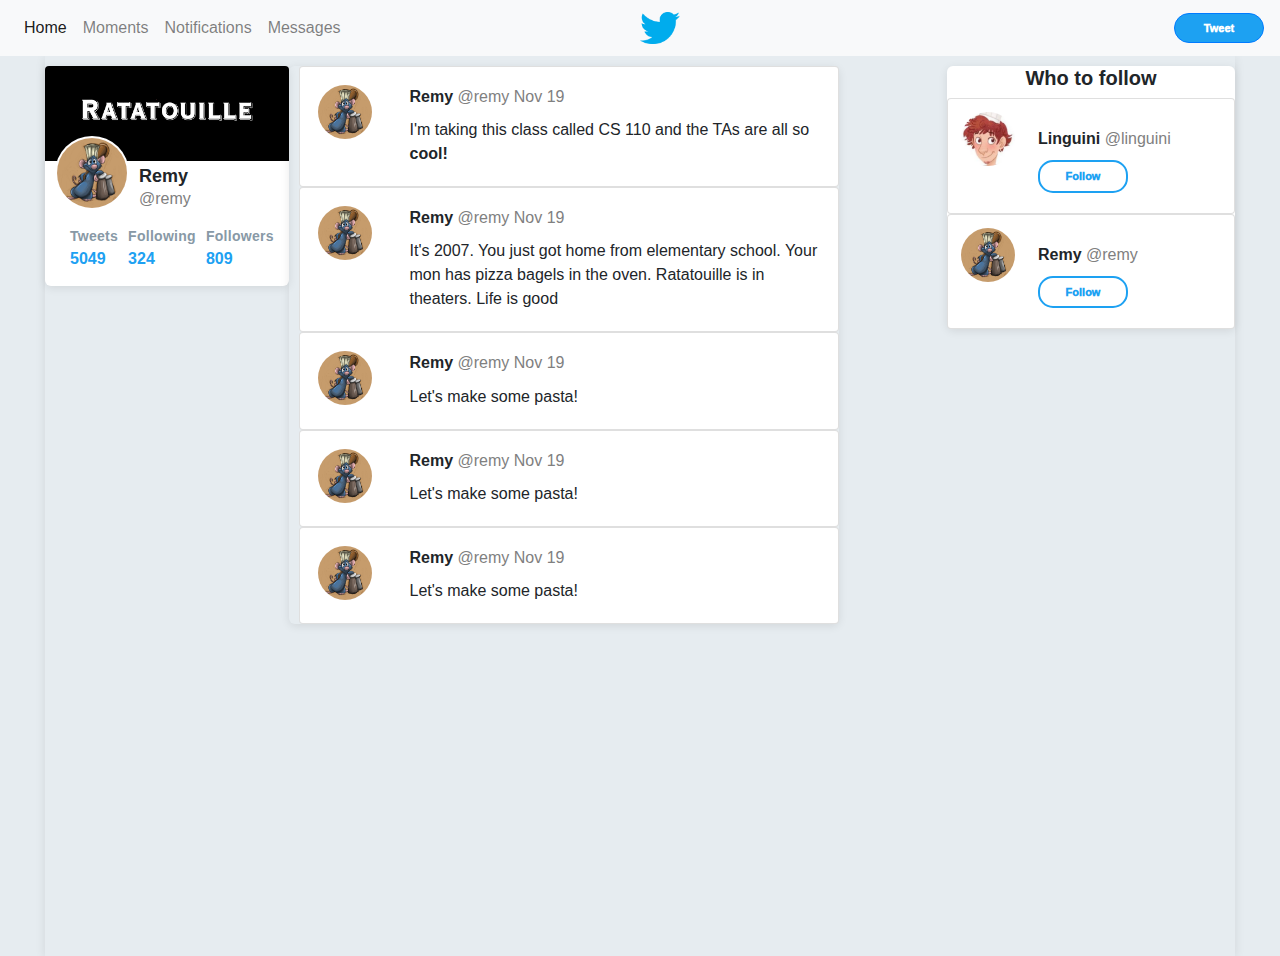
<file: lab/index.html>
<!DOCTYPE html>
<html lang="en">
  <head>
    <link
      rel="stylesheet"
      href="https://cdn.jsdelivr.net/npm/bootstrap@4.4.1/dist/css/bootstrap.min.css"
      integrity="sha384-Vkoo8x4CGsO3+Hhxv8T/Q5PaXtkKtu6ug5TOeNV6gBiFeWPGFN9MuhOf23Q9Ifjh"
      crossorigin="anonymous"
    />
    <link rel="stylesheet" href="index.css" />
    <style type="text/css">
      .navbar-brand {
        display: flex;
        width: 100%;
        justify-content: center;
      }
    </style>
    <title>Lab1 - Twitter Static Page</title>
  </head>

  <body>
    <!-- TODO: Create HTML elements for Twitter mockup inside body -->
    <nav class="navbar fixed-top navbar-expand navbar-light bg-light">
      <div class="collapse navbar-collapse">
        <ul class="navbar-nav">
          <li class="nav-item active">
            <a class="nav-link" href="#">Home</a>
          </li>
          <li class="nav-item"><a class="nav-link" href="#">Moments</a></li>
          <li class="nav-item">
            <a class="nav-link" href="#">Notifications</a>
          </li>
          <li class="nav-item"><a class="nav-link" href="#">Messages</a></li>
        </ul>
      </div>

      <img
        id="nav-icon"
        src="./images/twitter-logo.png"
        alt="twitter logo blue bird"
      />

      <button type="button" class="btn btn-primary button">Tweet</button>
    </nav>

    <!-- <h1>hhhhhhh aa ss</h1> -->
    <div class="content-wrapper">
      <div class="left-wrapper">
        <a class="profile-bg main-wrapper d-block"></a>
        <div>
          <a href="#" id="profile-link">
            <img
              src="images/ratatouille.jpg"
              id="profile-img"
              alt="profile image"
            />
          </a>
          <div id="profile-marg">
            <div id="profile-name">
              <a href="#">Remy</a>
            </div>
            <span>
              <a><span style="color: gray">@remy</span></a>
            </span>
          </div>
          <div id="profile-state">
            <ul id="profile-Arrange">
              <a>
                <span class="d-block" id="profile-label">Tweets</span>
                <span id="profile-number"> 5049 </span>
              </a>

              <a>
                <span class="d-block" id="profile-label">Following</span>
                <span id="profile-number"> 324 </span>
              </a>

              <a>
                <span class="d-block" id="profile-label">Followers</span>
                <span id="profile-number"> 809 </span>
              </a>
            </ul>
          </div>
        </div>
      </div>

      <div class="center-wrapper">
        <div class="card" style="max-width: 540px">
          <div class="row no-gutters">
            <div class="col-md-2" style="padding-top: 15px">
              <img
                src="images/ratatouille.jpg"
                class="card-img"
                id="message-img"
                alt="profile image"
              />
            </div>
            <div class="col-md">
              <div class="card-body">
                <h6 class="card-title">
                  <b>Remy</b><span style="color: gray"> @remy Nov 19</span>
                </h6>
                <p class="card-text">
                  I'm taking this class called CS 110 and the TAs are all so
                  <b>cool!</b>
                </p>
                <!-- <p class="card-text"><small class="text-muted">Last updated 3 mins ago</small></p> -->
              </div>
            </div>
          </div>
        </div>
        <div class="card" style="max-width: 540px">
          <div class="row no-gutters">
            <div class="col-md-2" style="padding-top: 15px">
              <img
                src="images/ratatouille.jpg"
                class="card-img"
                id="message-img"
                alt="profile image"
              />
            </div>
            <div class="col-md">
              <div class="card-body">
                <h6 class="card-title">
                  <b>Remy</b><span style="color: gray"> @remy Nov 19</span>
                </h6>
                <p class="card-text">
                  It's 2007. You just got home from elementary school. Your mon
                  has pizza bagels in the oven. Ratatouille is in theaters. Life
                  is good
                </p>
                <!-- <p class="card-text"><small class="text-muted">Last updated 3 mins ago</small></p> -->
              </div>
            </div>
          </div>
        </div>
        <div class="card" style="max-width: 540px">
          <div class="row no-gutters">
            <div class="col-md-2" style="padding-top: 15px">
              <img
                src="images/ratatouille.jpg"
                class="card-img"
                id="message-img"
                alt="profile image"
              />
            </div>
            <div class="col-md">
              <div class="card-body">
                <h6 class="card-title">
                  <b>Remy</b><span style="color: gray"> @remy Nov 19</span>
                </h6>
                <p class="card-text">Let's make some pasta!</p>
                <!-- <p class="card-text"><small class="text-muted">Last updated 3 mins ago</small></p> -->
              </div>
            </div>
          </div>
        </div>
        <div class="card" style="max-width: 540px">
          <div class="row no-gutters">
            <div class="col-md-2" style="padding-top: 15px">
              <img
                src="images/ratatouille.jpg"
                class="card-img"
                id="message-img"
                alt="profile image"
              />
            </div>
            <div class="col-md">
              <div class="card-body">
                <h6 class="card-title">
                  <b>Remy</b><span style="color: gray"> @remy Nov 19</span>
                </h6>
                <p class="card-text">Let's make some pasta!</p>
                <!-- <p class="card-text"><small class="text-muted">Last updated 3 mins ago</small></p> -->
              </div>
            </div>
          </div>
        </div>
        <div class="card" style="max-width: 540px">
          <div class="row no-gutters">
            <div class="col-md-2" style="padding-top: 15px">
              <img
                src="images/ratatouille.jpg"
                class="card-img"
                id="message-img"
                alt="profile image"
              />
            </div>
            <div class="col-md">
              <div class="card-body">
                <h6 class="card-title">
                  <b>Remy</b><span style="color: gray"> @remy Nov 19</span>
                </h6>
                <p class="card-text">Let's make some pasta!</p>
                <!-- <p class="card-text"><small class="text-muted">Last updated 3 mins ago</small></p> -->
              </div>
            </div>
          </div>
        </div>
      </div>
      <div class="right-wrapper">
        <h5 style="text-align: center"><b>Who to follow</b></h5>
        <div
          class="card"
          style="width: 18rem; padding-left: 10px; padding-top: 10px"
        >
          <div class="row no-gutters">
            <img
              src="images/linguini.png"
              class="card-img"
              id="message-img"
              alt="profile image"
            />
            <div class="card-body">
              <h6 class="card-title">
                <b>Linguini</b><span style="color: gray"> @linguini</span>
              </h6>

              <button type="button" class="btn btn-primary follow-button">
                Follow
              </button>
            </div>
          </div>
        </div>
        <div
          class="card"
          style="width: 18rem; padding-left: 10px; padding-top: 10px"
        >
          <div class="row no-gutters">
            <img
              src="images/ratatouille.jpg"
              class="card-img"
              id="message-img"
              alt="profile image"
            />
            <div class="card-body">
              <h6 class="card-title">
                <b>Remy</b><span style="color: gray"> @remy</span>
              </h6>

              <button type="button" class="btn btn-primary follow-button">
                Follow
              </button>
            </div>
          </div>
        </div>
      </div>
    </div>
  </body>
</html>
</file>
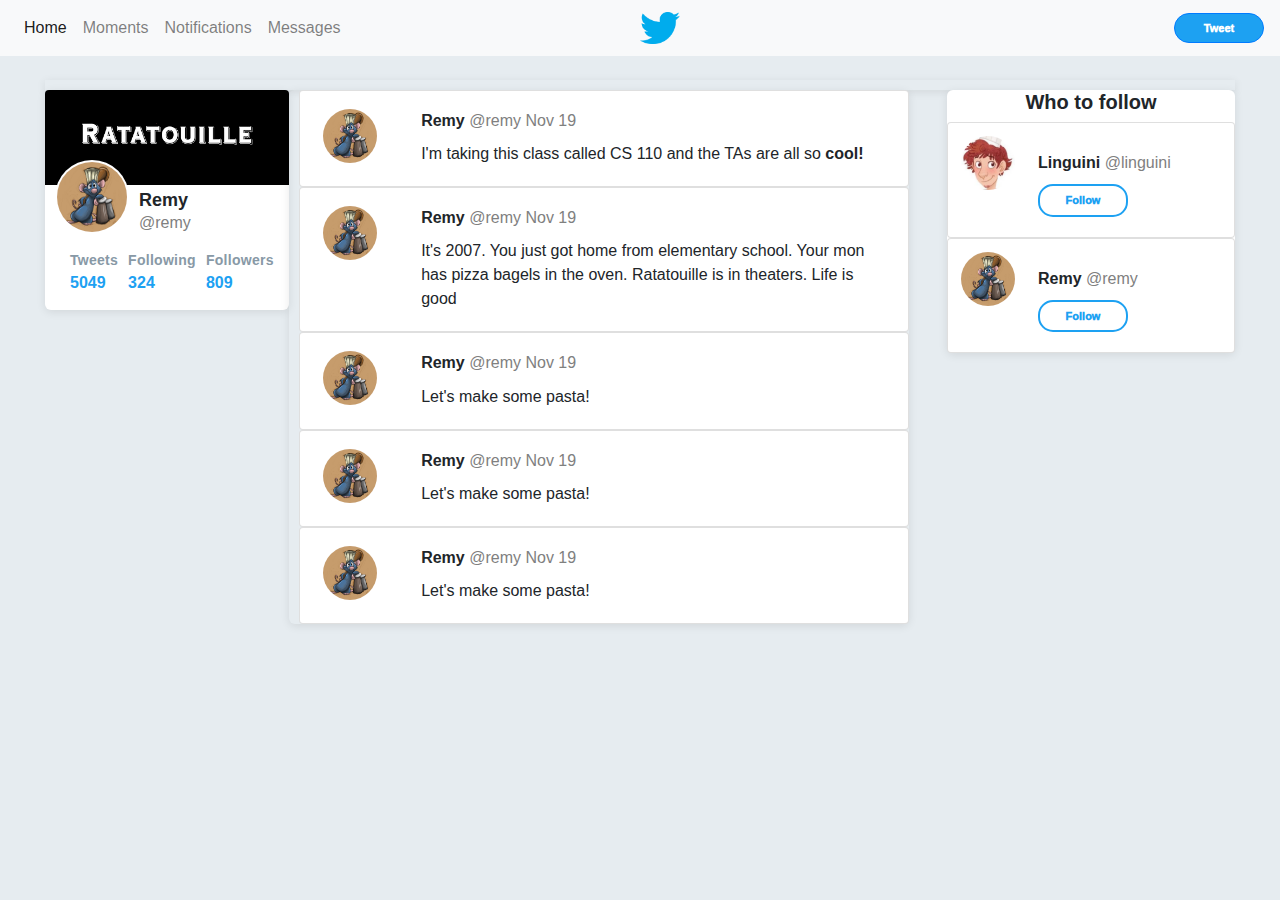
<file: lab/index2.html>
<!DOCTYPE html>
<html lang="en">
  <head>
    <link
      rel="stylesheet"
      href="https://cdn.jsdelivr.net/npm/bootstrap@4.4.1/dist/css/bootstrap.min.css"
      integrity="sha384-Vkoo8x4CGsO3+Hhxv8T/Q5PaXtkKtu6ug5TOeNV6gBiFeWPGFN9MuhOf23Q9Ifjh"
      crossorigin="anonymous"
    />
    <link rel="stylesheet" href="index.css" />
    <style type="text/css">
      .navbar-brand {
        display: flex;
        width: 100%;
        justify-content: center;
      }
    </style>
    <title>Lab1 - Twitter Static Page</title>
  </head>

  <body>
    <a href="#div">Jump to myDiv</a>
    <!-- TODO: Create HTML elements for Twitter mockup inside body -->
    <nav
      role="navigation"
      class="navbar fixed-top navbar-expand navbar-light bg-light"
    >
      <div class="collapse navbar-collapse">
        <ul class="navbar-nav">
          <li class="nav-item active">
            <a class="nav-link" href="#">Home</a>
          </li>
          <li class="nav-item"><a class="nav-link" href="#">Moments</a></li>
          <li class="nav-item">
            <a class="nav-link" href="#">Notifications</a>
          </li>
          <li class="nav-item"><a class="nav-link" href="#">Messages</a></li>
        </ul>
      </div>

      <img
        id="nav-icon"
        src="./images/twitter-logo.png"
        alt="twitter logo blue bird"
      />

      <button type="button" class="btn btn-primary button">Tweet</button>
    </nav>

    <main role="main">
      <!-- <h1>hhhhhhh aa ss</h1> -->
      <div class="content-wrapper">
        <div class="left-wrapper">
          <a class="profile-bg main-wrapper d-block"></a>
          <div>
            <a href="#" id="profile-link">
              <img
                src="images/ratatouille.jpg"
                id="profile-img"
                alt="ratatouille profile image"
              />
            </a>
            <div id="profile-marg">
              <div id="profile-name">
                <a href="#">Remy</a>
              </div>
              <span>
                <a><span style="color: gray">@remy</span></a>
              </span>
            </div>
            <div id="profile-state">
              <ul id="profile-Arrange">
                <a>
                  <span class="d-block" id="profile-label">Tweets</span>
                  <span id="profile-number"> 5049 </span>
                </a>

                <a>
                  <span class="d-block" id="profile-label">Following</span>
                  <span id="profile-number"> 324 </span>
                </a>

                <a>
                  <span class="d-block" id="profile-label">Followers</span>
                  <span id="profile-number"> 809 </span>
                </a>
              </ul>
            </div>
          </div>
        </div>

        <div class="center-wrapper">
          <div class="card" style="max-width: 610px">
            <div class="row no-gutters">
              <div class="col-md-2" style="padding-top: 15px">
                <img
                  src="images/ratatouille.jpg"
                  class="card-img"
                  id="message-img"
                  alt="ratatouille profile image"
                />
              </div>
              <div class="col-md">
                <div class="card-body">
                  <h6 class="card-title">
                    <b>Remy</b><span style="color: gray"> @remy Nov 19</span>
                  </h6>
                  <p class="card-text">
                    I'm taking this class called CS 110 and the TAs are all so
                    <b>cool!</b>
                  </p>
                  <!-- <p class="card-text"><small class="text-muted">Last updated 3 mins ago</small></p> -->
                </div>
              </div>
            </div>
          </div>
          <div class="card" style="max-width: 610px">
            <div class="row no-gutters">
              <div class="col-md-2" style="padding-top: 15px">
                <img
                  src="images/ratatouille.jpg"
                  class="card-img"
                  id="message-img"
                  alt="ratatouille profile image"
                />
              </div>
              <div class="col-md">
                <div class="card-body">
                  <h6 class="card-title">
                    <b>Remy</b><span style="color: gray"> @remy Nov 19</span>
                  </h6>
                  <p class="card-text">
                    It's 2007. You just got home from elementary school. Your
                    mon has pizza bagels in the oven. Ratatouille is in
                    theaters. Life is good
                  </p>
                  <!-- <p class="card-text"><small class="text-muted">Last updated 3 mins ago</small></p> -->
                </div>
              </div>
            </div>
          </div>
          <div class="card" style="max-width: 610px">
            <div class="row no-gutters">
              <div class="col-md-2" style="padding-top: 15px">
                <img
                  src="images/ratatouille.jpg"
                  class="card-img"
                  id="message-img"
                  alt="ratatouille profile image"
                />
              </div>
              <div class="col-md">
                <div class="card-body">
                  <h6 class="card-title">
                    <b>Remy</b><span style="color: gray"> @remy Nov 19</span>
                  </h6>
                  <p class="card-text">Let's make some pasta!</p>
                  <!-- <p class="card-text"><small class="text-muted">Last updated 3 mins ago</small></p> -->
                </div>
              </div>
            </div>
          </div>
          <div class="card" style="max-width: 610px">
            <div class="row no-gutters">
              <div class="col-md-2" style="padding-top: 15px">
                <img
                  src="images/ratatouille.jpg"
                  class="card-img"
                  id="message-img"
                  alt="ratatouille profile image"
                />
              </div>
              <div class="col-md">
                <div class="card-body">
                  <h6 class="card-title">
                    <b>Remy</b><span style="color: gray"> @remy Nov 19</span>
                  </h6>
                  <p class="card-text">Let's make some pasta!</p>
                  <!-- <p class="card-text"><small class="text-muted">Last updated 3 mins ago</small></p> -->
                </div>
              </div>
            </div>
          </div>
          <div class="card" style="max-width: 610px">
            <div class="row no-gutters">
              <div class="col-md-2" style="padding-top: 15px">
                <img
                  src="images/ratatouille.jpg"
                  class="card-img"
                  id="message-img"
                  alt="ratatouille profile image"
                />
              </div>
              <div class="col-md">
                <div class="card-body">
                  <h6 class="card-title">
                    <b>Remy</b><span style="color: gray"> @remy Nov 19</span>
                  </h6>
                  <p class="card-text">Let's make some pasta!</p>
                  <!-- <p class="card-text"><small class="text-muted">Last updated 3 mins ago</small></p> -->
                </div>
              </div>
            </div>
          </div>
        </div>
        <div class="right-wrapper">
          <h5 style="text-align: center"><b>Who to follow</b></h5>
          <div
            class="card"
            style="width: 18rem; padding-left: 10px; padding-top: 10px"
          >
            <div class="row no-gutters">
              <img
                src="images/linguini.png"
                class="card-img"
                id="message-img"
                alt="linguini profile image"
              />
              <div class="card-body">
                <h6 class="card-title">
                  <b>Linguini</b><span style="color: gray"> @linguini</span>
                </h6>

                <button type="button" class="btn btn-primary follow-button">
                  Follow
                </button>
              </div>
            </div>
          </div>
          <div
            class="card"
            style="width: 18rem; padding-left: 10px; padding-top: 10px"
          >
            <div class="row no-gutters">
              <img
                src="images/ratatouille.jpg"
                class="card-img"
                id="message-img"
                alt="ratatouille profile image"
              />
              <div class="card-body">
                <h6 class="card-title">
                  <b>Remy</b><span style="color: gray"> @remy</span>
                </h6>

                <button type="button" class="btn btn-primary follow-button">
                  Follow
                </button>
              </div>
            </div>
          </div>
        </div>
      </div>
    </main>
  </body>
</html>
</file>
<file: lab/index.css>
* {
  /* margin:56px auto; */
  margin: 0px;
  padding: 0px;
  /* max-width: 1190px; */
  box-sizing: border-box;
}
body,
html {
  height: 100%;
}
body {
  font-family: "Helvetica Neue", Helvetica, Arial, sans-serif;
  margin: 0;
  background-color: #e6ecf0;
}
.content-wrapper {
  /* background: #fff none repeat scroll 0 0; */
  /* border-radius: 6px; */
  height: 100%;
  /* width:100%;
  max-width:340px; */
  padding-top: 10px;
  max-width: 1190px;
  margin: 56px auto;
  /* max-width: 1190px;  */
  /* margin:56px auto; */
  box-shadow: 0px 2px 10px rgba(0, 0, 0, 0.09);
  /* display:inline-block; */
}

.navbar-nav > li {
  float: left;
  position: relative;
}
.navbar-light .navbar-nav .nav-item .nav-link:hover {
  color: #1da1f2;
}
.navbar-light .navbar-nav .nav-item:hover::after {
  border-bottom: 5px solid #1da1f2;
  bottom: -10px;
  content: " ";
  left: 0;
  position: absolute;
  right: 0;
}

.navbar .navbar-nav .nav-item:hover::after {
  width: 100%;
}
.left-wrapper {
  background-color: #fff;
  /* background: #fff none repeat scroll 0 0; */
  /* border:1px solid #e1e8ed; */
  float: left;
  border-radius: 6px;
  height: auto;
  width: auto;
  max-width: auto;
  /* max-width: 1190px;  */
  /* margin:56px auto; */
  box-shadow: 0px 2px 10px rgba(0, 0, 0, 0.09);
}
.right-wrapper {
  /* background: #fff none repeat scroll 0 0; */
  /* border:1px solid #e1e8ed; */
  background-color: #fff;
  float: right;
  border-radius: 6px;
  height: auto;
  width: auto;
  max-width: auto;
  /* max-width: 1190px;  */
  /* margin:56px auto; */
  box-shadow: 0px 2px 10px rgba(0, 0, 0, 0.09);
}
.center-wrapper {
  /* background: #fff none repeat scroll 0 0; */
  /* border:1px solid #e1e8ed; */
  float: left;
  border-radius: 6px;
  height: auto;
  width: auto;
  max-width: auto;
  padding-left: 10px;
  /* margin: 20px; */
  /* float:right; */
  /* max-width: 1190px;  */
  /* margin:56px auto; */
  box-shadow: 0px 2px 10px rgba(0, 0, 0, 0.09);
}
.main-wrapper {
  background-color: black;
  background-image: url("./images/ratatouille-banner.png");
  background-repeat: no-repeat;
  background-position: center;
  background-size: 70% auto;
  border-radius: 4px 4px 0px 0px;
  height: 95px;
  width: 100%;
}
#profile-link {
  background-color: #fff;
  border-radius: 50%;
  display: inline-block;
  float: left;
  margin: -30px 10px 0px 10px;
  max-width: 100%;
  padding: 1px;
  vertical-align: bottom;
}
#profile-img {
  border: 1px solid #fff;
  border-radius: 50%;
  color: #fff;
  height: 72px;
  width: 72px;
}
#message-img {
  border: 3px solid #fff;
  border-radius: 50%;
  color: #fff;
  height: 60px;
  width: 60px;
}
#profile-marg {
  margin: 5px 0px 0px;
}
#profile-name {
  font-size: 18px;
  font-weight: 700;
  line-height: 21px;
}
#profile-name a {
  color: inherit;
}
#profile-state {
  padding: 15px;
}
#profile-Arrange {
  display: flex;
  align-items: center;
  justify-content: space-between;
  margin: 0;
  min-width: 100%;
  padding: 0px;
}
@media screen and (max-width: 1100px) {
  div.right-wrapper {
    display: none;
  }
}
img {
  width: 40px;
  display: block;
  margin-left: auto;
  margin-right: auto;
}
.button {
  background-color: #1da1f2;
  font-size: 11px;
  font-weight: 1000;
  border-radius: 15px;
  width: 90px;
}
.follow-button {
  border: 2px solid #1da1f2;
  background-color: white;
  font-size: 11px;
  color: #1da1f2;
  font-weight: 1000;
  border-radius: 15px;
  width: 90px;
}
#profile-details a:hover {
  text-decoration: none;
}
#nav-icon {
  position: absolute;
  left: 50%;
  width: 40px;
  opacity: 99;
  z-index: 99;
}
#profile-number {
  display: block;
  font-size: 16px;
  font-weight: 600;
  color: #1da1f2;
  padding-left: 10px;
  /* transition: color 0.15s ease-in-out 0s; */
}
#profile-label {
  color: #8899a6;
  padding-left: 10px;
  font-size: 14px;
  font-weight: bold;
  letter-spacing: 0.02em;
  overflow: hidden;
}
.row {
  width: 100%;
  display: flex;
  flex-direction: row;
  justify-content: center;
}
</file>
